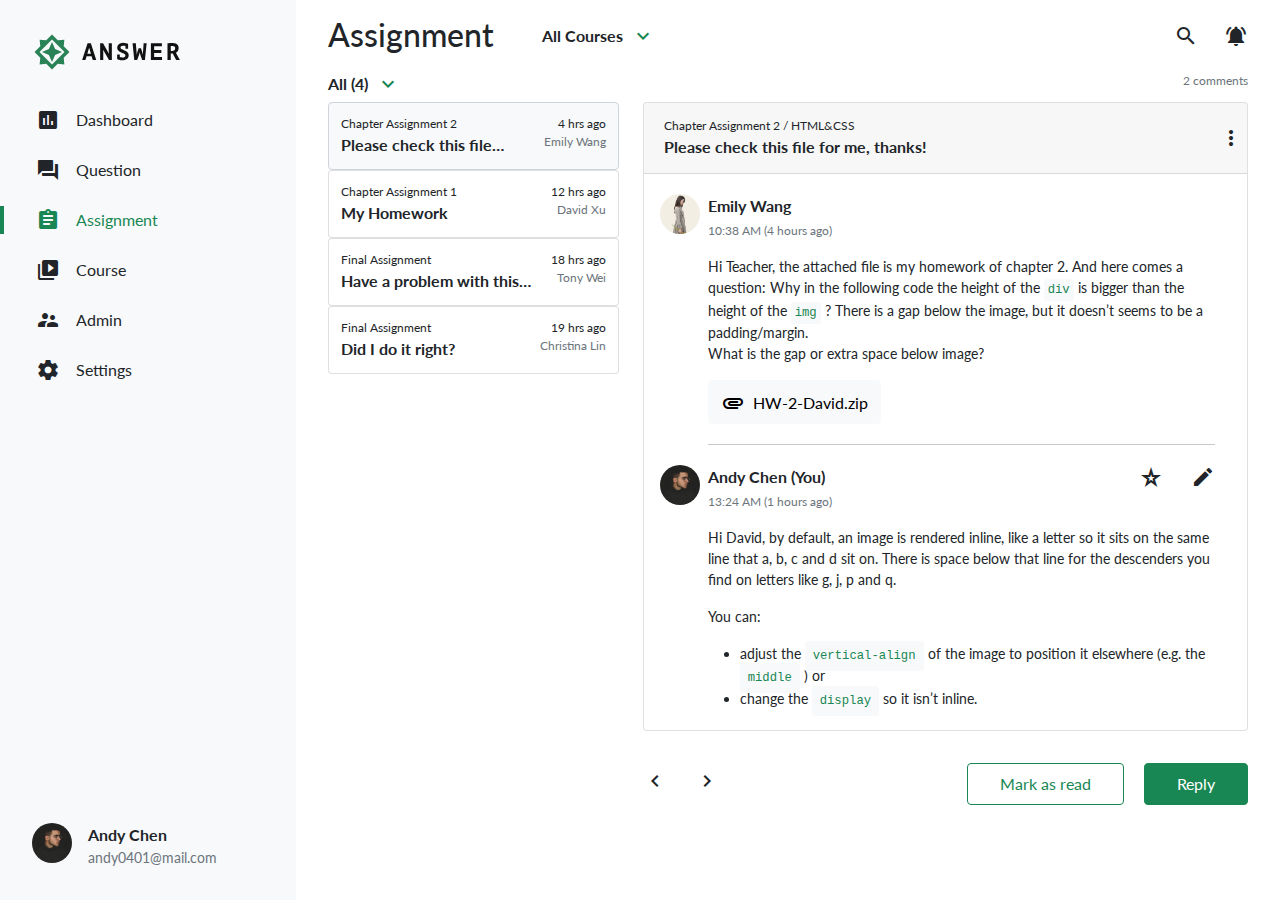
<file: index.html>
<!DOCTYPE html>
<html lang="en">

<head>
  <meta charset="UTF-8">
  <meta name="viewport" content="width=device-width, initial-scale=1.0">
  <meta http-equiv="X-UA-Compatible" content="ie=edge">
  <title>
    Assignment
  </title>
  <!-- <link href="https://fonts.googleapis.com/icon?family=Material+Icons" rel="stylesheet"> -->
  <link href="https://fonts.googleapis.com/css?family=Material+Icons|Material+Icons+Outlined" rel="stylesheet">
  <link rel="stylesheet" href="./assets/style/all.css">
</head>

<body>

  <header>
    <div class="side-bar bg-light d-flex flex-column justify-content-between">
      <div>
        <h1 class="logo p-8"><a href="#">Dashboard</a></h1>
        <ul class="menu list-unstyled">
          <li class="">
            <a href="" class="d-flex align-items-center text-success text-dark">
              <span class="material-icons ms-8">assessment</span>
              <span class="ms-4">Dashboard</span>
            </a>
          </li>
          <li class="">
            <a href="" class="d-flex align-items-center text-success text-dark">
              <span class="material-icons ms-8">question_answer</span>
              <span class="ms-4">Question</span>
            </a>
          </li>
          <li class="active">
            <a href="" class="d-flex align-items-center text-success ">
              <span class="material-icons ms-8">assignment</span>
              <span class="ms-4">Assignment</span>
            </a>
          </li>
          <li class="">
            <a href="" class="d-flex align-items-center text-success text-dark">
              <span class="material-icons ms-8">video_library</span>
              <span class="ms-4">Course</span>
            </a>
          </li>
          <li class="">
            <a href="" class="d-flex align-items-center text-success text-dark">
              <span class="material-icons ms-8">supervisor_account</span>
              <span class="ms-4">Admin</span>
            </a>
          </li>
          <li class="">
            <a href="" class="d-flex align-items-center text-success text-dark">
              <span class="material-icons ms-8">settings</span>
              <span class="ms-4">Settings</span>
            </a>
          </li>
        </ul>
      </div>
      <div class="d-flex login-user p-8">
        <div class="flex-shrink-0">
          <img src="./assets/images/andychen.jpeg" alt="andychen" class="avatar rounded-circle">
        </div>
        <div class="flex-grow-1 ms-4">
          <div class="fw-bold">Andy Chen</div>
          <div class="text-muted fs-sm">andy0401@mail.com</div>
        </div>
      </div>
    </div>
  </header>

  <main class="main">
    
<div class="assignment container">
  <div class="assignment-menu | d-flex justify-content-between | py-4">
    <div class="left | d-flex align-items-center">
      <h2>Assignment</h2>
      <div class="dropdown ms-12">
        <a href="#" role="button" id="dropdownMenuLink" data-bs-toggle="dropdown" aria-expanded="false"
          class="d-flex | text-dark fw-bold">
          All Courses
          <span class="material-icons ms-2 text-success">expand_more</span>
        </a>
      </div>
    </div>
    <div class="right | d-flex align-items-center">
      <span class="material-icons">search</span>
      <span class="notify-icon material-icons">notifications_active</span>
    </div>
  </div>

  <div class="assignment-content">
    <div class="assignment-content-header | d-flex justify-content-between">
      <div class="dropdown">
        <a href="#" role="button" id="dropdownMenuLink" data-bs-toggle="dropdown" aria-expanded="false"
          class="d-flex | fw-bold text-dark">
          All (4)
          <span class="material-icons ms-2 text-success">expand_more</span>
        </a>
      </div>
      <div class="comments | fs-xs text-muted">
        2 comments
      </div>
    </div>
    <div class="assignment-content-body">
      <div class="row">
        <div class="col-4">
          <div class="list-group" id="list-tab" role="tablist">
            <a class="list-group-item list-group-item-action active | p-3 | text-dark" id="list-1-list"
              data-bs-toggle="list" href="#list-1" role="tab" aria-controls="list-1">
              <div class="info | d-flex justify-content-between">
                <span class="info-chapter fs-xs">Chapter Assignment 2</span>
                <span class="info-time fs-xs">4 hrs ago</span>
              </div>
              <div class="title | d-flex justify-content-between">
                <span class="title-comment fw-bold">Please check this file…</span>
                <span class="title-user | fs-xs text-muted">Emily Wang</span>
              </div>
            </a>
          </div>
          <div class="list-group" id="list-tab" role="tablist">
            <a class="list-group-item list-group-item-action | p-3 text-dark" id="list-2-list" data-bs-toggle="list"
              href="#list-2" role="tab" aria-controls="list-2">
              <div class="info | d-flex justify-content-between">
                <span class="info-chapter fs-xs">Chapter Assignment 1</span>
                <span class="info-time fs-xs">12 hrs ago</span>
              </div>
              <div class="title | d-flex justify-content-between">
                <span class="title-comment fw-bold">My Homework</span>
                <span class="title-user | fs-xs text-muted">David Xu</span>
              </div>
            </a>
          </div>
          <div class="list-group" id="list-tab" role="tablist">
            <a class="list-group-item list-group-item-action | p-3 | text-dark" id="list-3-list" data-bs-toggle="list"
              href="#list-3" role="tab" aria-controls="list-3">
              <div class="info | d-flex justify-content-between">
                <span class="info-chapter fs-xs">Final Assignment</span>
                <span class="info-time fs-xs">18 hrs ago</span>
              </div>
              <div class="title d-flex justify-content-between">
                <span class="title-comment fw-bold">Have a problem with this…</span>
                <span class="title-user | fs-xs text-muted">Tony Wei</span>
              </div>
            </a>
          </div>
          <div class="list-group" id="list-tab" role="tablist">
            <a class="list-group-item list-group-item-action | p-3 | text-dark" id="list-4-list" data-bs-toggle="list"
              href="#list-4" role="tab" aria-controls="list-4">
              <div class="info | d-flex justify-content-between">
                <span class="info-chapter fs-xs">Final Assignment</span>
                <span class="info-time fs-xs">19 hrs ago</span>
              </div>
              <div class="title | d-flex justify-content-between">
                <span class="title-comment fw-bold">Did I do it right?</span>
                <span class="title-user | fs-xs text-muted">Christina Lin</span>
              </div>
            </a>
          </div>
        </div>
        <div class="col-8">
          <div class="qa-block tab-content mb-8" id="nav-tabContent">
            <div class="tab-pane fade show active" id="list-1" role="tabpanel" aria-labelledby="list-1-list">
              <div class="card">
                <div class="card-header | d-flex justify-content-between align-items-center">
                  <div class="py-3 px-4">
                    <div class="fs-xs">Chapter Assignment 2 / HTML&CSS</div>
                    <div class="fw-bold">Please check this file for me, thanks!</div>
                  </div>
                  <span class="material-icons">more_vert</span>
                </div>
                <div class="card-body | ps-4 pe-8">
                  <!-- Question -->
                  <div class="question d-flex mt-4">
                    <div class="flex-shrink-0">
                      <img src="./assets/images/emilywang.jpeg" alt="emilywang" class="avatar rounded-circle">
                    </div>
                    <div class="flex-grow-1 ms-2">
                      <div class="fw-bold">Emily Wang</div>
                      <div class="mt-1 | fs-xs text-muted">10:38 AM (4 hours ago)</div>
                      <p class="my-4 fs-sm">
                        Hi Teacher, the attached file is my homework of chapter 2. And here comes a question: Why in the
                        following code the
                        height of the <code class="p-1 | rounded-1 bg-light text-success">div</code> is bigger than the
                        height of
                        the <code class="p-1 | rounded-1 bg-light text-success">img</code> ? There is
                        a gap below the image, but it
                        doesn’t seems to be a
                        padding/margin.<br> What is the gap or extra space below image?
                      </p>
                      <a href="#" class="file-download-btn | btn btn-light | mb-4 px-3 py-2" download="HW-2-David.zip">
                        <span class="material-icons align-middle me-1">attachment</span>
                        <span class="align-middle">HW-2-David.zip</span>
                      </a>
                      <hr>
                    </div>
                  </div>
                  <!-- Reply -->
                  <div class="reply d-flex mt-4">
                    <div class="flex-shrink-0">
                      <img src="./assets/images/andychen.jpeg" alt="andychen" class="avatar rounded-circle">
                    </div>
                    <div class="flex-grow-1 ms-2">
                      <div class="d-flex justify-content-between">
                        <div>
                          <span class="d-block fw-bold">Andy Chen (You)</span>
                          <div class="mt-1 fs-xs text-muted">13:24 AM (1 hours ago)</div>
                        </div>
                        <div>
                          <span class="material-icons-outlined">star_rate</span>
                          <span class="material-icons ms-6">edit</span>
                        </div>
                      </div>
                      <p class="mt-4 fs-sm">
                        Hi David, by default, an image is rendered inline, like a letter so it sits on the same line
                        that a, b, c and d sit on.
                        There is space below that line for the descenders you find on letters like g, j, p and q.
                      </p>
                      <p class="fs-sm">
                        You can:
                      <ul class="fs-sm">
                        <li>adjust the
                          <code class="p-2 | bg-light text-success rounded-1">vertical-align</code> of the image to
                          position it elsewhere (e.g. the <code
                            class="p-2 | bg-light text-success rounded-1">middle</code> ) or
                        </li>
                        <li>change the <code class="p-2 | bg-light text-success rounded-1">display</code>
                          so it isn’t inline.</li>
                      </ul>
                      </p>
                    </div>
                  </div>
                </div>
              </div>
            </div>
          </div>
          <div class="qa-feature | d-flex justify-content-between align-items-center">
            <div class="page-feature">
              <span class="pre-icon material-icons">chevron_left</span>
              <span class="next-icon material-icons ms-6">chevron_right</span>
            </div>
            <div class="edit-feature">
              <button type="button" class="btn btn-outline-success | px-8 py-2">Mark as read</button>
              <button type="button" class="btn btn-success | ms-4 px-8 py-2">Reply</button>
            </div>
          </div>
        </div>
      </div>
    </div>
  </div>
</div>
  </main>

  <footer>

  </footer>
  <script src="./assets/js/vendors.js"></script>
  <script src="./assets/js/all.js"></script>
  <script>
    $('.menu li').hover(function (e) {
      // text-dark 比 text-success 前面 (先看順序，在看前後)
      if (!$(this).hasClass('active')) $(this).find('a').toggleClass('text-dark')
    });
  </script>
</body>

</html>
</file>
